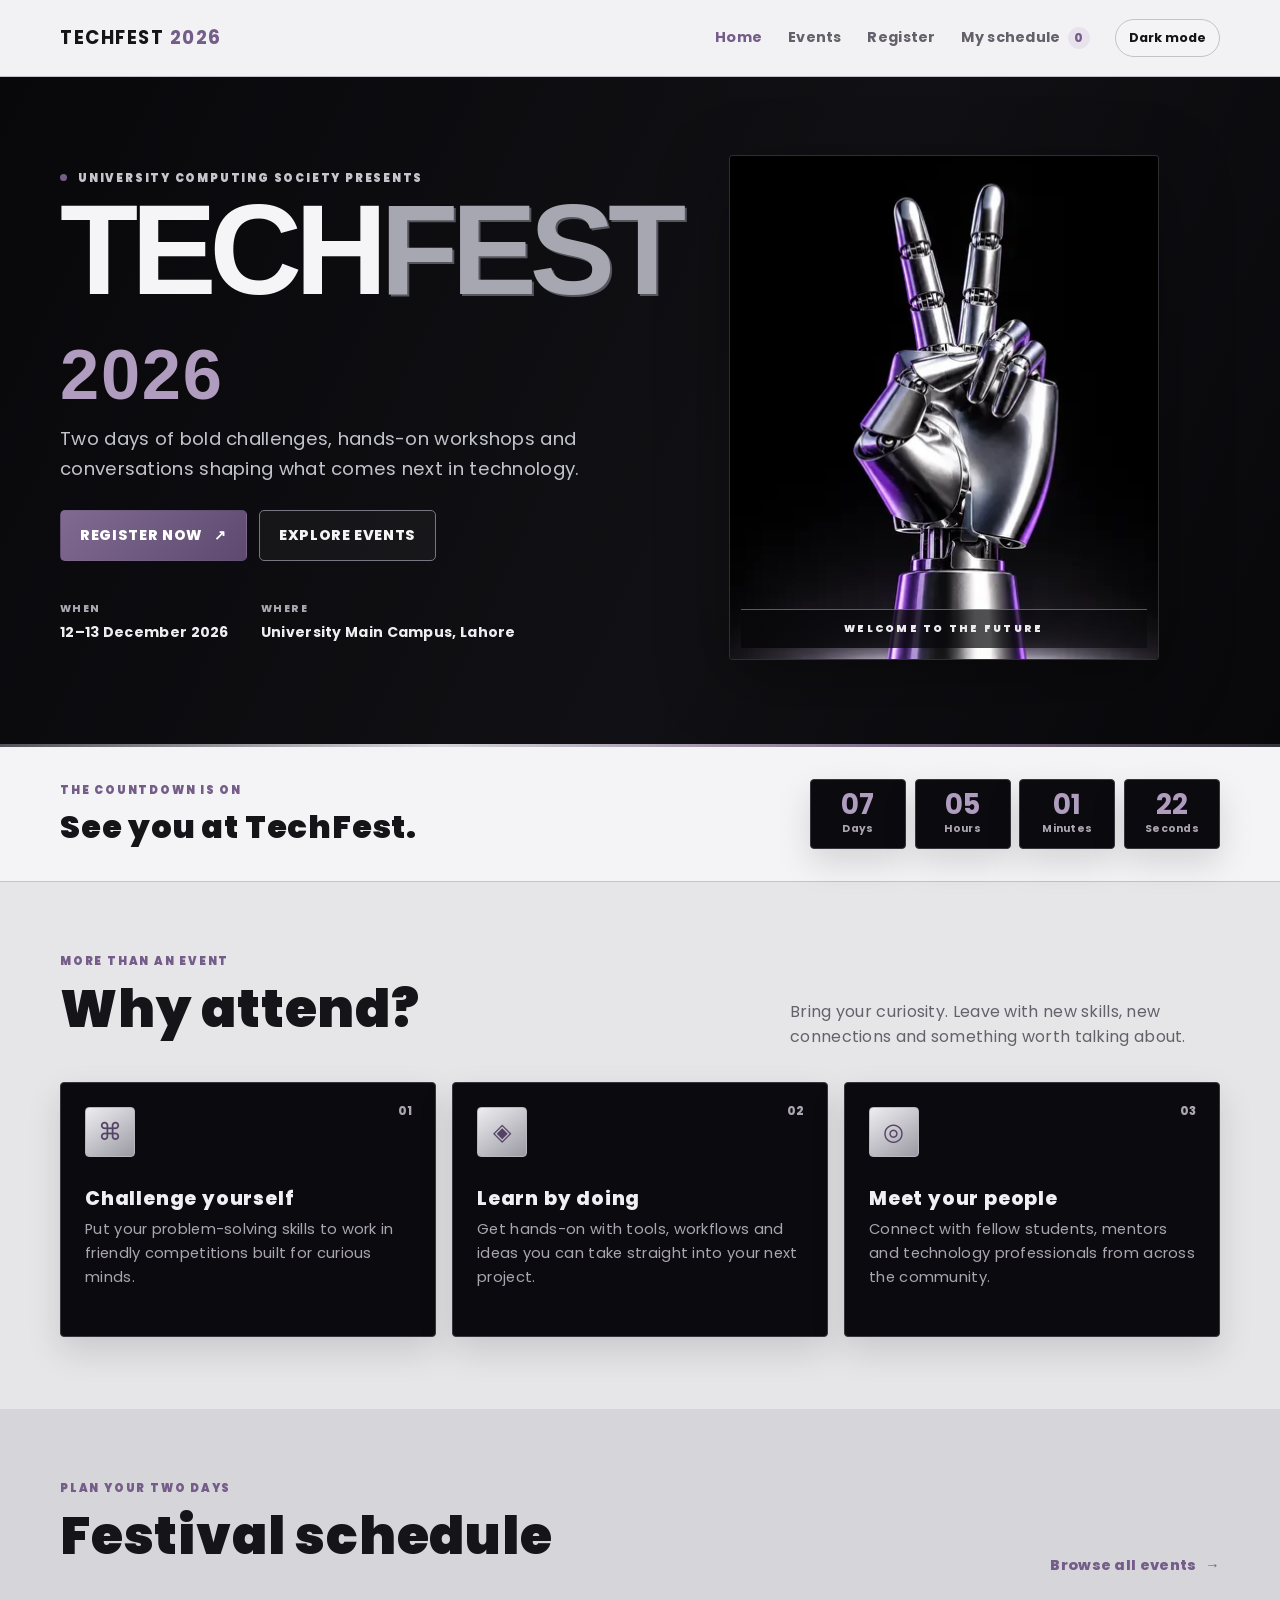
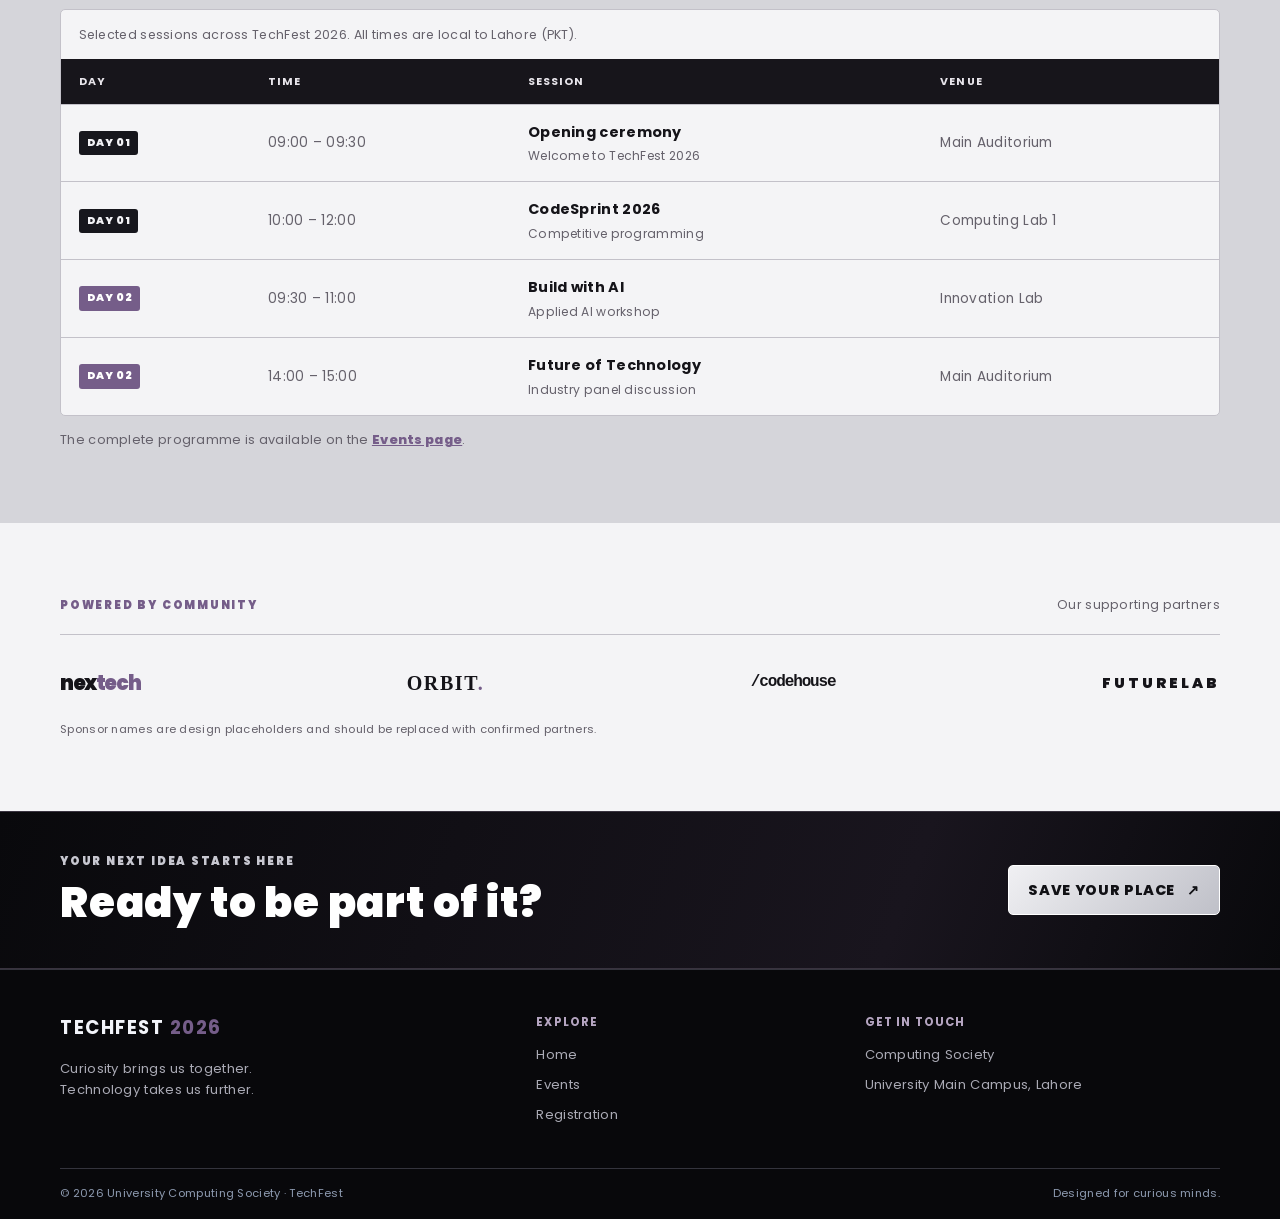
<file: index.html>
<!doctype html>
<html lang="en">
<head>
  <meta charset="utf-8">
  <meta name="viewport" content="width=device-width, initial-scale=1">
  <meta name="description" content="Join TechFest 2026 for two days of competitions, practical workshops, inspiring talks and campus connections.">
  <meta name="theme-color" content="#09090d">
  <title>TechFest 2026 | University Computing Society</title>
  <!-- Fonts: connect early, load without blocking render -->
  <link rel="preconnect" href="https://fonts.googleapis.com">
  <link rel="preconnect" href="https://fonts.gstatic.com" crossorigin>
  <link rel="preload" as="image" href="assets/robot-hand-430.webp" imagesrcset="assets/robot-hand-430.webp 430w, assets/robot-hand-860.webp 860w" imagesizes="(min-width: 1024px) 430px, (min-width: 640px) 400px, 92vw" fetchpriority="high">
  <link rel="stylesheet" href="css/style.css">
  <link rel="stylesheet" href="https://fonts.googleapis.com/css2?family=Poppins:wght@400;600;700&display=swap" media="print" onload="this.media='all'">
  <noscript><link rel="stylesheet" href="https://fonts.googleapis.com/css2?family=Poppins:wght@400;600;700&display=swap"></noscript>
  <script src="js/script.js" defer></script>
</head>
<body>
  <a class="skip-link" href="#main-content">Skip to content</a>
  <header class="site-header">
    <div class="container header-inner">
      <a class="brand" href="index.html" aria-label="TechFest 2026 home">
        <span class="brand-copy">TECHFEST <strong>2026</strong></span>
      </a>
      <button class="menu-toggle" type="button" aria-expanded="false" aria-controls="primary-nav">Menu</button>
      <nav class="primary-nav" id="primary-nav" aria-label="Main navigation">
        <a href="index.html" aria-current="page">Home</a>
        <a href="events.html">Events</a>
        <a href="register.html">Register</a>
        <a class="saved-link" href="events.html#saved-events">My schedule <span class="saved-count" id="saved-count">0</span></a>
        <button class="theme-toggle" type="button" data-theme-toggle aria-label="Toggle colour theme">Dark mode</button>
      </nav>
    </div>
  </header>

  <main id="main-content">
    <section class="hero hero-home">
      <div class="container hero-grid">
        <div class="hero-copy">
          <p class="eyebrow"><span class="eyebrow-dot"></span> UNIVERSITY COMPUTING SOCIETY PRESENTS</p>
          <h1>TECH<span>FEST</span><br><em>2026</em></h1>
          <p class="hero-lead">Two days of bold challenges, hands-on workshops and conversations shaping what comes next in technology.</p>
          <div class="hero-actions">
            <a class="button button-primary" href="register.html">Register now <span aria-hidden="true">↗</span></a>
            <a class="button button-secondary" href="events.html">Explore events</a>
          </div>
          <div class="hero-meta">
            <div><span class="meta-label">WHEN</span><strong>12–13 December 2026</strong></div>
            <div><span class="meta-label">WHERE</span><strong>University Main Campus, Lahore</strong></div>
          </div>
        </div>
        <figure class="hero-art">
          <img src="assets/robot-hand-430.webp" srcset="assets/robot-hand-430.webp 430w, assets/robot-hand-860.webp 860w" sizes="(min-width: 1024px) 430px, (min-width: 640px) 400px, 92vw" width="1024" height="1536" fetchpriority="high" decoding="async" alt="Polished silver robotic hand making a peace sign, with subtle purple highlights">
          <figcaption>WELCOME TO THE FUTURE</figcaption>
        </figure>
      </div>
      <div class="hero-bottom-line" aria-hidden="true"><span></span><span></span><span></span><span></span><span></span></div>
    </section>

    <section class="countdown-section" aria-labelledby="countdown-heading">
      <div class="container countdown-inner">
        <div>
          <p class="eyebrow">THE COUNTDOWN IS ON</p>
          <h2 id="countdown-heading">See you at TechFest.</h2>
        </div>
        <div class="countdown" id="event-countdown" data-event-start="2026-12-12T09:00:00+05:00" aria-live="polite">
          <div><strong id="count-days">--</strong><span>Days</span></div>
          <div><strong id="count-hours">--</strong><span>Hours</span></div>
          <div><strong id="count-minutes">--</strong><span>Minutes</span></div>
          <div><strong id="count-seconds">--</strong><span>Seconds</span></div>
        </div>
      </div>
    </section>

    <section class="section section-padding" aria-labelledby="why-heading">
      <div class="container">
        <div class="section-heading section-heading-split">
          <div><p class="eyebrow">MORE THAN AN EVENT</p><h2 id="why-heading">Why attend?</h2></div>
          <p>Bring your curiosity. Leave with new skills, new connections and something worth talking about.</p>
        </div>
        <div class="benefit-grid">
          <article class="benefit-card"><span class="benefit-number">01</span><div class="benefit-icon" aria-hidden="true">⌘</div><h3>Challenge yourself</h3><p>Put your problem-solving skills to work in friendly competitions built for curious minds.</p></article>
          <article class="benefit-card"><span class="benefit-number">02</span><div class="benefit-icon" aria-hidden="true">◈</div><h3>Learn by doing</h3><p>Get hands-on with tools, workflows and ideas you can take straight into your next project.</p></article>
          <article class="benefit-card"><span class="benefit-number">03</span><div class="benefit-icon" aria-hidden="true">◎</div><h3>Meet your people</h3><p>Connect with fellow students, mentors and technology professionals from across the community.</p></article>
        </div>
      </div>
    </section>

    <section class="section schedule-section section-padding" aria-labelledby="schedule-heading">
      <div class="container">
        <div class="section-heading section-heading-split">
          <div><p class="eyebrow">PLAN YOUR TWO DAYS</p><h2 id="schedule-heading">Festival schedule</h2></div>
          <a class="text-link" href="events.html">Browse all events <span aria-hidden="true">→</span></a>
        </div>
        <div class="table-scroll" tabindex="0" role="region" aria-label="Scrollable festival schedule table">
          <table class="schedule-table">
            <caption>Selected sessions across TechFest 2026. All times are local to Lahore (PKT).</caption>
            <thead><tr><th scope="col">Day</th><th scope="col">Time</th><th scope="col">Session</th><th scope="col">Venue</th></tr></thead>
            <tbody>
              <tr><td><span class="day-pill">DAY 01</span></td><td>09:00 – 09:30</td><td><strong>Opening ceremony</strong><small>Welcome to TechFest 2026</small></td><td>Main Auditorium</td></tr>
              <tr><td><span class="day-pill">DAY 01</span></td><td>10:00 – 12:00</td><td><strong>CodeSprint 2026</strong><small>Competitive programming</small></td><td>Computing Lab 1</td></tr>
              <tr><td><span class="day-pill day-pill-alt">DAY 02</span></td><td>09:30 – 11:00</td><td><strong>Build with AI</strong><small>Applied AI workshop</small></td><td>Innovation Lab</td></tr>
              <tr><td><span class="day-pill day-pill-alt">DAY 02</span></td><td>14:00 – 15:00</td><td><strong>Future of Technology</strong><small>Industry panel discussion</small></td><td>Main Auditorium</td></tr>
            </tbody>
          </table>
        </div>
        <p class="table-note">The complete programme is available on the <a href="events.html">Events page</a>.</p>
      </div>
    </section>

    <div class="sponsors-section section-padding">
      <div class="container">
        <div class="sponsors-heading"><p class="eyebrow">POWERED BY COMMUNITY</p><span>Our supporting partners</span></div>
        <div class="sponsor-strip" role="group" aria-label="Sample sponsor names">
          <span class="sponsor-wordmark">nex<span>tech</span></span>
          <span class="sponsor-wordmark sponsor-serif">ORBIT<span>.</span></span>
          <span class="sponsor-wordmark sponsor-mono">/codehouse</span>
          <span class="sponsor-wordmark sponsor-spaced">FUTURELAB</span>
        </div>
        <p class="sample-note">Sponsor names are design placeholders and should be replaced with confirmed partners.</p>
      </div>
    </div>

    <section class="cta-band">
      <div class="container cta-inner"><div><p class="eyebrow">YOUR NEXT IDEA STARTS HERE</p><h2>Ready to be part of it?</h2></div><a class="button button-light" href="register.html">Save your place <span aria-hidden="true">↗</span></a></div>
    </section>
  </main>

  <footer class="site-footer">
    <div class="container footer-main">
      <div>
        <a class="brand brand-footer" href="index.html"><span class="brand-copy">TECHFEST <strong>2026</strong></span> </a>
        <p>Curiosity brings us together.<br>Technology takes us further.</p>
      </div>
      <div class="footer-links"><strong>Explore</strong><a href="index.html">Home</a><a href="events.html">Events</a><a href="register.html">Registration</a></div>
      <div class="footer-links"><strong>Get in touch</strong><a href="mailto:computingsociety@example.edu.pk">Computing Society</a><span>University Main Campus, Lahore</span></div>
    </div>
    <div class="container footer-bottom"><span>© 2026 University Computing Society · TechFest</span><span>Designed for curious minds.</span></div>
  </footer>
</body>
</html>
</file>
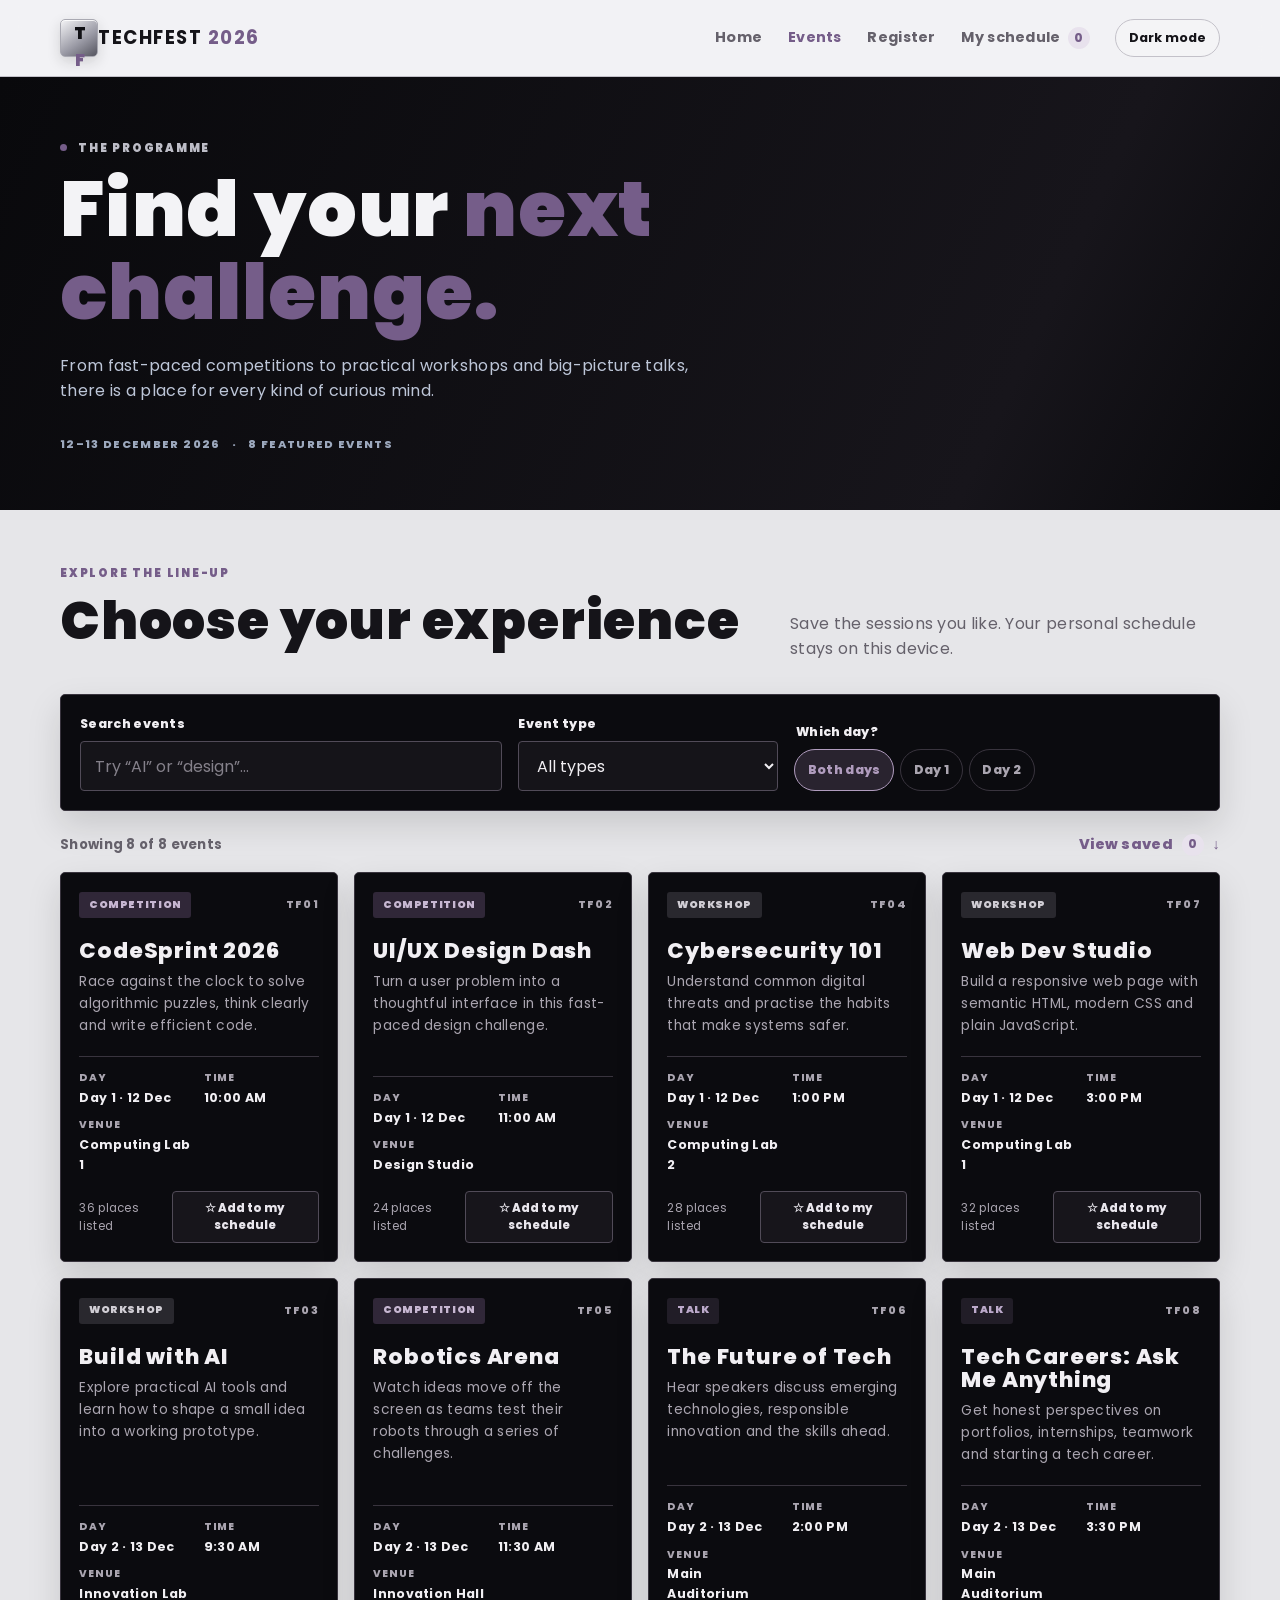
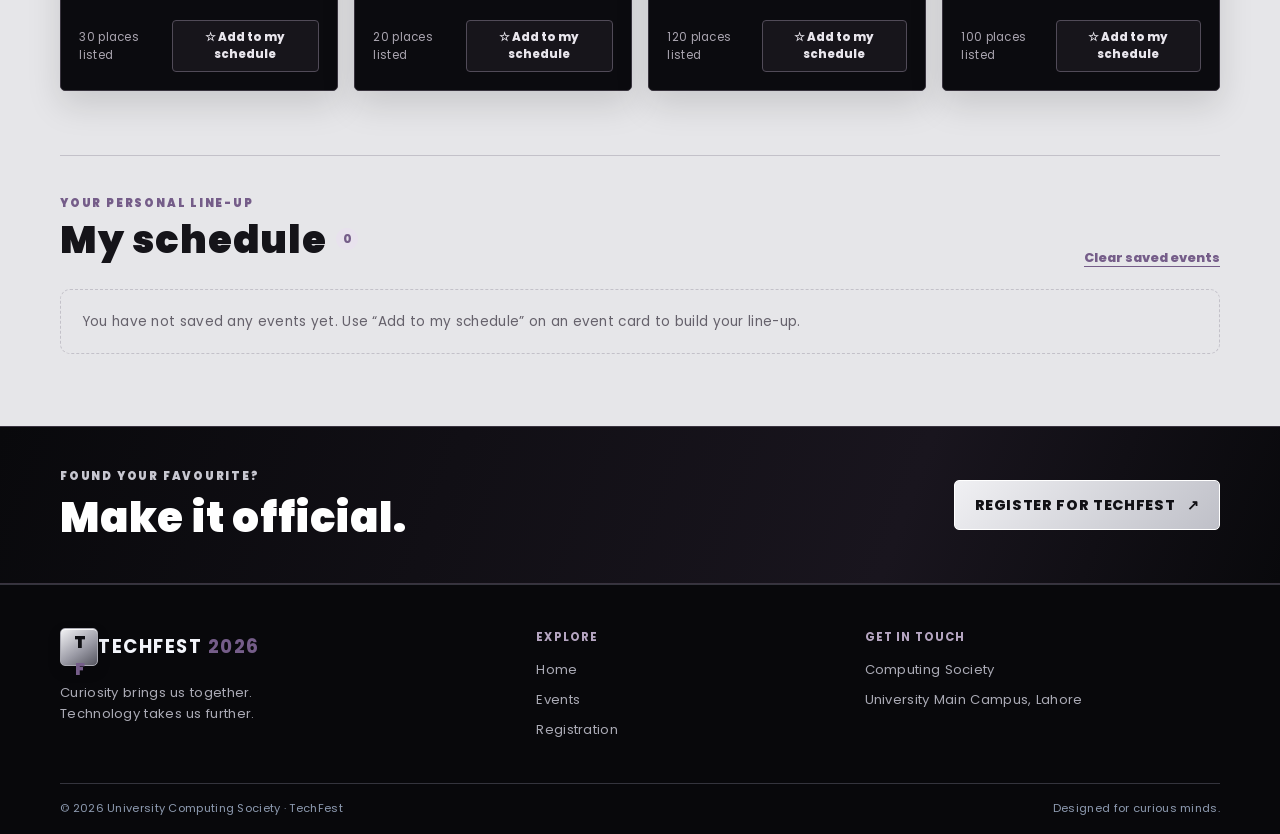
<file: events.html>
<!doctype html>
<html lang="en">
<head>
  <meta charset="utf-8">
  <meta name="viewport" content="width=device-width, initial-scale=1">
  <meta name="description" content="Explore TechFest 2026 competitions, workshops and talks. Search the programme and save sessions to your personal schedule.">
  <meta name="theme-color" content="#09090d">
  <title>Events | TechFest 2026</title>
  <link rel="stylesheet" href="css/style.css">
  <script src="js/script.js" defer></script>
  <!-- Poppins Font -->
<link rel="preconnect" href="https://fonts.googleapis.com">
<link rel="preconnect" href="https://fonts.gstatic.com" crossorigin>
<link href="https://fonts.googleapis.com/css2?family=Poppins:wght@400;500;600;700;800&display=swap" rel="stylesheet">
</head>
<body>
  <a class="skip-link" href="#main-content">Skip to content</a>
  <header class="site-header">
    <div class="container header-inner">
      <a class="brand" href="index.html" aria-label="TechFest 2026 home"><span class="brand-mark" aria-hidden="true">T<span>F</span></span><span class="brand-copy">TECHFEST <strong>2026</strong></span></a>
      <button class="menu-toggle" type="button" aria-expanded="false" aria-controls="primary-nav">Menu</button>
      <nav class="primary-nav" id="primary-nav" aria-label="Main navigation">
        <a href="index.html">Home</a><a href="events.html" aria-current="page">Events</a><a href="register.html">Register</a>
        <a class="saved-link" href="#saved-events">My schedule <span class="saved-count" id="saved-count">0</span></a>
        <button class="theme-toggle" type="button" data-theme-toggle aria-label="Toggle colour theme">Dark mode</button>
      </nav>
    </div>
  </header>

  <main id="main-content">
    <section class="page-hero">
      <div class="container page-hero-inner"><p class="eyebrow"><span class="eyebrow-dot"></span> THE PROGRAMME</p><h1>Find your <span>next challenge.</span></h1><p>From fast-paced competitions to practical workshops and big-picture talks, there is a place for every kind of curious mind.</p><div class="page-hero-meta"><span>12–13 DECEMBER 2026</span><span>·</span><span>8 FEATURED EVENTS</span></div></div>
    </section>

    <section class="section section-padding events-section" aria-labelledby="events-heading">
      <div class="container">
        <div class="section-heading section-heading-split"><div><p class="eyebrow">EXPLORE THE LINE-UP</p><h2 id="events-heading">Choose your experience</h2></div><p>Save the sessions you like. Your personal schedule stays on this device.</p></div>
        <div class="filter-panel" aria-label="Event filters">
          <div class="search-field"><label for="event-search">Search events</label><input id="event-search" type="search" placeholder="Try “AI” or “design”…" autocomplete="off"></div>
          <div class="select-field"><label for="type-filter">Event type</label><select id="type-filter"><option value="all">All types</option><option value="competition">Competitions</option><option value="workshop">Workshops</option><option value="talk">Talks</option></select></div>
          <fieldset class="day-filter"><legend>Which day?</legend><div class="radio-pills"><label><input type="radio" name="day-filter" value="all" checked><span>Both days</span></label><label><input type="radio" name="day-filter" value="1"><span>Day 1</span></label><label><input type="radio" name="day-filter" value="2"><span>Day 2</span></label></div></fieldset>
        </div>
        <div class="results-bar"><p id="event-result-count" aria-live="polite">Showing all events</p><a class="text-link" href="#saved-events">View saved <span class="saved-count-inline" id="saved-count-inline">0</span> <span aria-hidden="true">↓</span></a></div>
        <div class="event-grid" id="event-grid" aria-live="off"></div>
        <p class="empty-state" id="empty-state" hidden>No events found. Try changing your search or filters.</p>
        <section class="saved-section" id="saved-events" aria-labelledby="saved-heading">
          <div class="saved-heading-row"><div><p class="eyebrow">YOUR PERSONAL LINE-UP</p><h2 id="saved-heading">My schedule <span class="saved-count-heading" id="saved-count-heading">0</span></h2></div><button class="text-button" id="clear-saved" type="button">Clear saved events</button></div>
          <div class="saved-list" id="saved-list" aria-live="polite"><p class="saved-empty">You have not saved any events yet. Use “Add to my schedule” on an event card to build your line-up.</p></div>
        </section>
      </div>
    </section>
    <section class="cta-band"><div class="container cta-inner"><div><p class="eyebrow">FOUND YOUR FAVOURITE?</p><h2>Make it official.</h2></div><a class="button button-light" href="register.html">Register for TechFest <span aria-hidden="true">↗</span></a></div></section>
  </main>

  <footer class="site-footer"><div class="container footer-main"><div><a class="brand brand-footer" href="index.html"><span class="brand-mark" aria-hidden="true">T<span>F</span></span><span class="brand-copy">TECHFEST <strong>2026</strong></span></a><p>Curiosity brings us together.<br>Technology takes us further.</p></div><div class="footer-links"><strong>Explore</strong><a href="index.html">Home</a><a href="events.html">Events</a><a href="register.html">Registration</a></div><div class="footer-links"><strong>Get in touch</strong><a href="mailto:computingsociety@example.edu.pk">Computing Society</a><span>University Main Campus, Lahore</span></div></div><div class="container footer-bottom"><span>© 2026 University Computing Society · TechFest</span><span>Designed for curious minds.</span></div></footer>
</body>
</html>
</file>
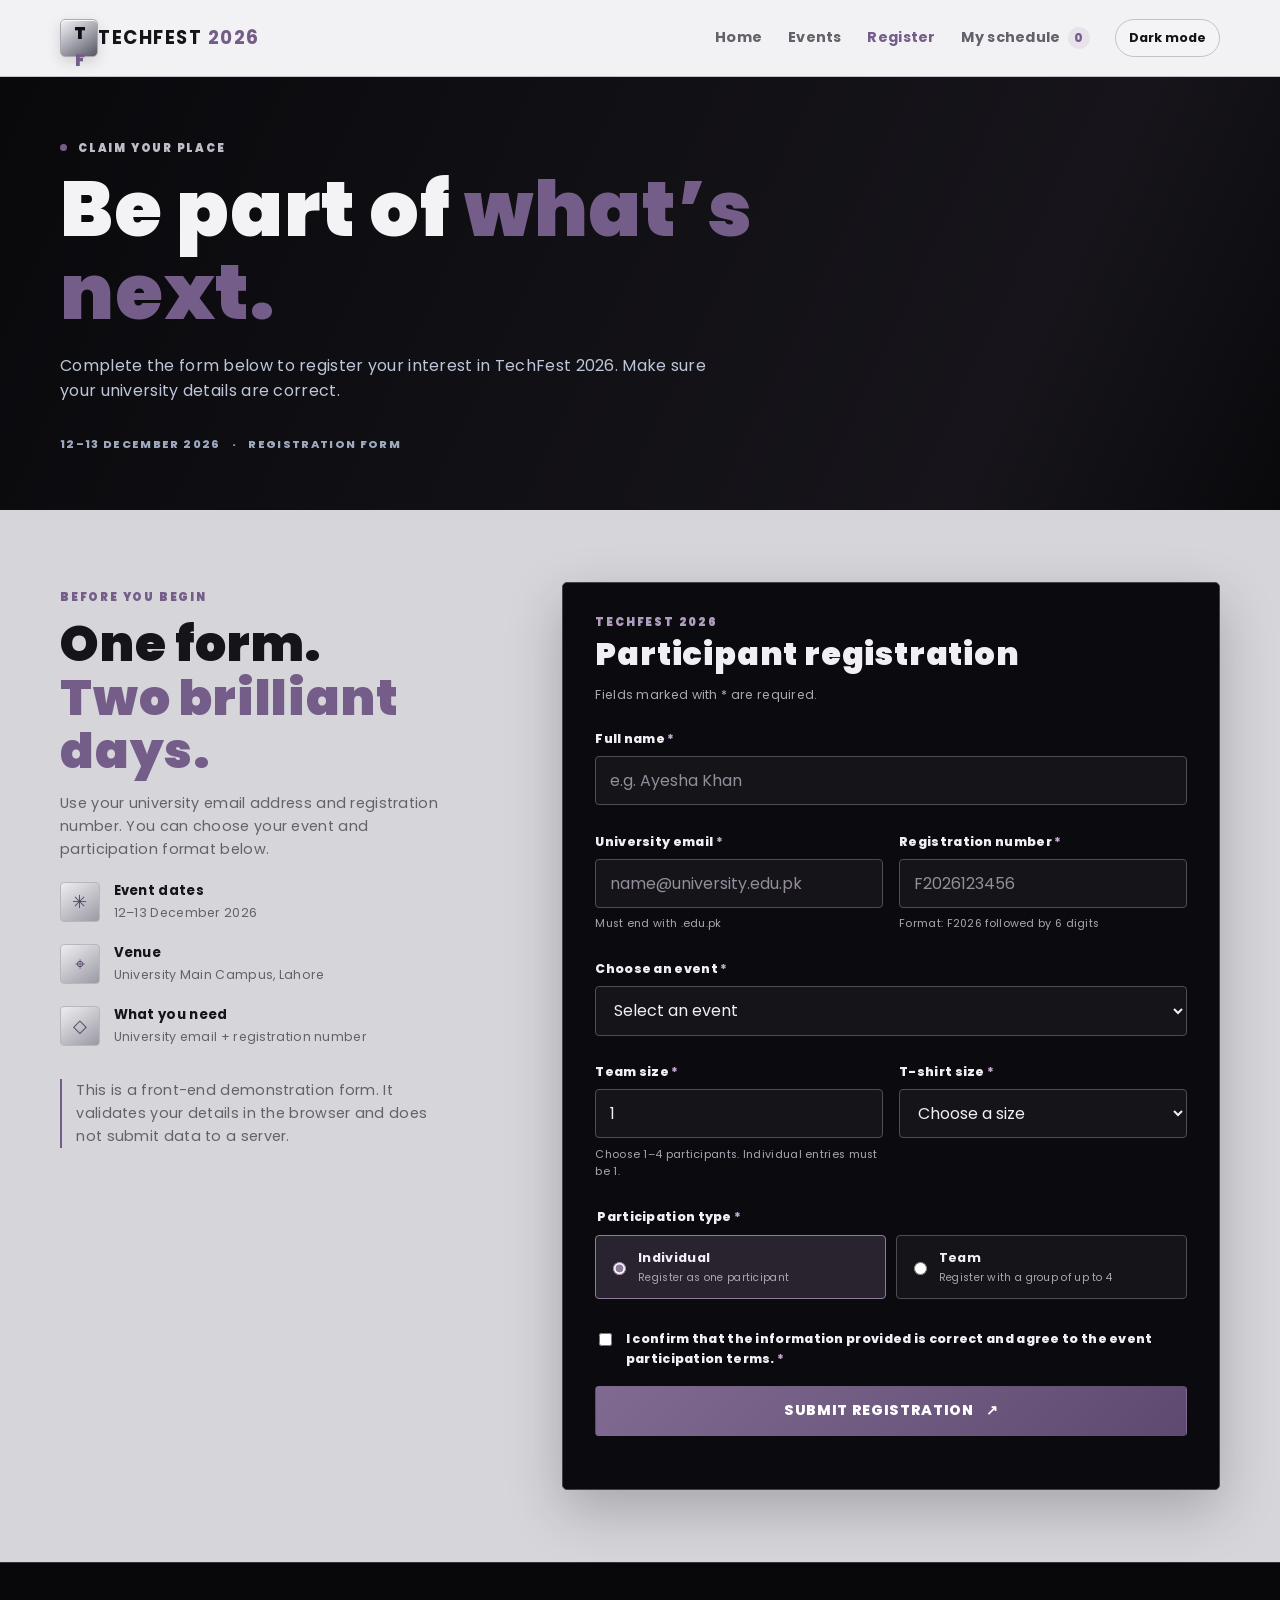
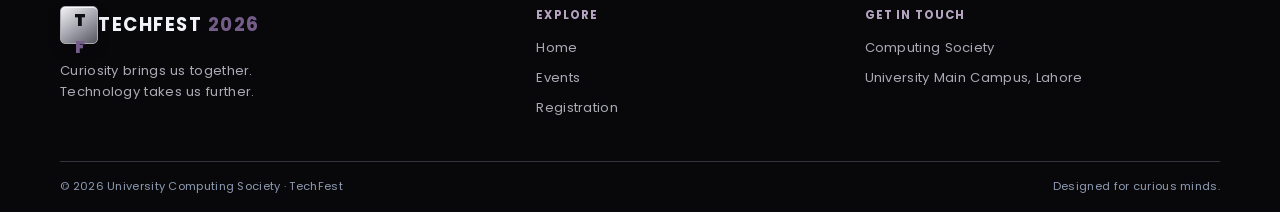
<file: register.html>
<!doctype html>
<html lang="en">
<head>
  <meta charset="utf-8">
  <meta name="viewport" content="width=device-width, initial-scale=1">
  <meta name="description" content="Register for TechFest 2026. Enter your university details, choose an event and select your participation preferences.">
  <meta name="theme-color" content="#09090d">
  <title>Register | TechFest 2026</title>
  <link rel="stylesheet" href="css/style.css">
  <script src="js/script.js" defer></script>
  <!-- Poppins Font -->
<link rel="preconnect" href="https://fonts.googleapis.com">
<link rel="preconnect" href="https://fonts.gstatic.com" crossorigin>
<link href="https://fonts.googleapis.com/css2?family=Poppins:wght@400;500;600;700;800&display=swap" rel="stylesheet">
</head>
<body>
  <a class="skip-link" href="#main-content">Skip to content</a>
  <header class="site-header">
    <div class="container header-inner">
      <a class="brand" href="index.html" aria-label="TechFest 2026 home"><span class="brand-mark" aria-hidden="true">T<span>F</span></span><span class="brand-copy">TECHFEST <strong>2026</strong></span></a>
      <button class="menu-toggle" type="button" aria-expanded="false" aria-controls="primary-nav">Menu</button>
      <nav class="primary-nav" id="primary-nav" aria-label="Main navigation">
        <a href="index.html">Home</a><a href="events.html">Events</a><a href="register.html" aria-current="page">Register</a>
        <a class="saved-link" href="events.html#saved-events">My schedule <span class="saved-count" id="saved-count">0</span></a>
        <button class="theme-toggle" type="button" data-theme-toggle aria-label="Toggle colour theme">Dark mode</button>
      </nav>
    </div>
  </header>

  <main id="main-content">
    <section class="page-hero page-hero-register"><div class="container page-hero-inner"><p class="eyebrow"><span class="eyebrow-dot"></span> CLAIM YOUR PLACE</p><h1>Be part of <span>what’s next.</span></h1><p>Complete the form below to register your interest in TechFest 2026. Make sure your university details are correct.</p><div class="page-hero-meta"><span>12–13 DECEMBER 2026</span><span>·</span><span>REGISTRATION FORM</span></div></div></section>

    <section class="section section-padding registration-section" aria-labelledby="form-heading">
      <div class="container registration-layout">
        <aside class="registration-aside"><p class="eyebrow">BEFORE YOU BEGIN</p><h2>One form.<br><span>Two brilliant days.</span></h2><p>Use your university email address and registration number. You can choose your event and participation format below.</p><div class="aside-detail"><span class="aside-icon" aria-hidden="true">✳</span><div><strong>Event dates</strong><span>12–13 December 2026</span></div></div><div class="aside-detail"><span class="aside-icon" aria-hidden="true">⌖</span><div><strong>Venue</strong><span>University Main Campus, Lahore</span></div></div><div class="aside-detail"><span class="aside-icon" aria-hidden="true">◇</span><div><strong>What you need</strong><span>University email + registration number</span></div></div><p class="form-note">This is a front-end demonstration form. It validates your details in the browser and does not submit data to a server.</p></aside>
        <div class="form-card">
          <div class="form-card-heading"><p class="eyebrow">TECHFEST 2026</p><h2 id="form-heading">Participant registration</h2><p>Fields marked with <span class="required-mark">*</span> are required.</p></div>
          <form id="registration-form" novalidate>
            <div class="form-grid">
              <div class="form-field form-field-full"><label for="full-name">Full name <span class="required-mark">*</span></label><input id="full-name" name="fullName" type="text" autocomplete="name" placeholder="e.g. Ayesha Khan" required><small class="field-error" id="full-name-error"></small></div>
              <div class="form-field"><label for="university-email">University email <span class="required-mark">*</span></label><input id="university-email" name="email" type="email" autocomplete="email" placeholder="name@university.edu.pk" pattern=".+@.+\.edu\.pk" title="Use a university email ending in .edu.pk" required><small class="field-hint">Must end with .edu.pk</small><small class="field-error" id="university-email-error"></small></div>
              <div class="form-field"><label for="registration-number">Registration number <span class="required-mark">*</span></label><input id="registration-number" name="registrationNumber" type="text" placeholder="F2026123456" pattern="F2026[0-9]{6}" title="Format: F2026 followed by 6 digits" autocapitalize="characters" required><small class="field-hint">Format: F2026 followed by 6 digits</small><small class="field-error" id="registration-number-error"></small></div>
              <div class="form-field form-field-full"><label for="event-choice">Choose an event <span class="required-mark">*</span></label><select id="event-choice" name="event" required><option value="">Select an event</option></select><small class="field-error" id="event-choice-error"></small></div>
              <div class="form-field"><label for="team-size">Team size <span class="required-mark">*</span></label><input id="team-size" name="teamSize" type="number" min="1" max="4" step="1" value="1" required><small class="field-hint">Choose 1–4 participants. Individual entries must be 1.</small><small class="field-error" id="team-size-error"></small></div>
              <div class="form-field"><label for="tshirt-size">T-shirt size <span class="required-mark">*</span></label><select id="tshirt-size" name="tshirtSize" required><option value="">Choose a size</option><option value="S">Small (S)</option><option value="M">Medium (M)</option><option value="L">Large (L)</option><option value="XL">Extra Large (XL)</option><option value="XXL">XXL</option></select><small class="field-error" id="tshirt-size-error"></small></div>
              <fieldset class="form-field form-field-full participation-field"><legend>Participation type <span class="required-mark">*</span></legend><div class="choice-row"><label class="choice-card"><input type="radio" name="participation" value="individual" checked><span><strong>Individual</strong><small>Register as one participant</small></span></label><label class="choice-card"><input type="radio" name="participation" value="team"><span><strong>Team</strong><small>Register with a group of up to 4</small></span></label></div><small class="field-error" id="participation-error"></small></fieldset>
              <div class="form-field form-field-full terms-field"><label class="checkbox-label"><input id="terms" name="terms" type="checkbox" required><span>I confirm that the information provided is correct and agree to the event participation terms. <span class="required-mark">*</span></span></label><small class="field-error" id="terms-error"></small></div>
            </div>
            <button class="button button-primary submit-button" type="submit">Submit registration <span aria-hidden="true">↗</span></button>
            <p class="form-status" id="form-status" role="status" aria-live="polite"></p>
          </form>
          <section class="registration-summary" id="registration-summary" aria-labelledby="summary-heading" hidden>
            <div class="summary-icon" aria-hidden="true">✓</div><div><p class="eyebrow">FORM VALIDATED</p><h3 id="summary-heading">Your registration details are ready.</h3><p>This demo has checked your information locally. No registration has been sent to the university.</p></div>
            <dl class="summary-details" id="summary-details"></dl>
          </section>
        </div>
      </div>
    </section>
  </main>

  <footer class="site-footer"><div class="container footer-main"><div><a class="brand brand-footer" href="index.html"><span class="brand-mark" aria-hidden="true">T<span>F</span></span><span class="brand-copy">TECHFEST <strong>2026</strong></span></a><p>Curiosity brings us together.<br>Technology takes us further.</p></div><div class="footer-links"><strong>Explore</strong><a href="index.html">Home</a><a href="events.html">Events</a><a href="register.html">Registration</a></div><div class="footer-links"><strong>Get in touch</strong><a href="mailto:computingsociety@example.edu.pk">Computing Society</a><span>University Main Campus, Lahore</span></div></div><div class="container footer-bottom"><span>© 2026 University Computing Society · TechFest</span><span>Designed for curious minds.</span></div></footer>
</body>
</html>
</file>
<file: css/style.css>
*,
*::before,
*::after { box-sizing: border-box; }

/* TechFest 2026 — shared styles. Mobile-first, no frameworks. */

:root {
  color-scheme: light;
  --page: #f7f8fb;
  --surface: #ffffff;
  --surface-soft: #eef1f6;
  --ink: #172033;
  --muted: #647084;
  --line: #dfe4ed;
  --brand: #6558e8;
  --brand-deep: #4a3ed0;
  --brand-soft: #eeecff;
  --mint: #b8f3dc;
  --orange: #ff9c6e;
  --shadow: 0 18px 48px rgba(30, 39, 67, .09);
  --radius-sm: 10px;
  --radius-md: 18px;
  --radius-lg: 28px;
  --space-1: .5rem;
  --space-2: .75rem;
  --space-3: 1rem;
  --space-4: 1.5rem;
  --space-5: 2rem;
  --space-6: 3rem;
  --space-7: 4.5rem;
  --container: 1160px;
}

@media (prefers-color-scheme: dark) {
  :root:not([data-theme="light"]) {
    color-scheme: dark;
    --page: #101522;
    --surface: #171f30;
    --surface-soft: #202a3d;
    --ink: #f3f5fb;
    --muted: #a8b2c5;
    --line: #303b50;
    --brand: #9b91ff;
    --brand-deep: #8175f5;
    --brand-soft: #29264e;
    --mint: #7ce1bd;
    --orange: #ffad86;
    --shadow: 0 18px 48px rgba(0, 0, 0, .23);
  }
}

:root[data-theme="dark"] {
  color-scheme: dark;
  --page: #101522;
  --surface: #171f30;
  --surface-soft: #202a3d;
  --ink: #f3f5fb;
  --muted: #a8b2c5;
  --line: #303b50;
  --brand: #9b91ff;
  --brand-deep: #8175f5;
  --brand-soft: #29264e;
  --mint: #7ce1bd;
  --orange: #ffad86;
  --shadow: 0 18px 48px rgba(0, 0, 0, .23);
}

:root[data-theme="light"] {
  color-scheme: light;
  --page: #f7f8fb;
  --surface: #ffffff;
  --surface-soft: #eef1f6;
  --ink: #172033;
  --muted: #647084;
  --line: #dfe4ed;
  --brand: #6558e8;
  --brand-deep: #4a3ed0;
  --brand-soft: #eeecff;
  --mint: #b8f3dc;
  --orange: #ff9c6e;
  --shadow: 0 18px 48px rgba(30, 39, 67, .09);
}

html { scroll-behavior: smooth; scroll-padding-top: 90px; }
body {
  margin: 0;
  background: var(--page);
  color: var(--ink);
  font-family: Inter, ui-sans-serif, system-ui, -apple-system, BlinkMacSystemFont, "Segoe UI", sans-serif;
  font-size: 16px;
  line-height: 1.6;
  text-rendering: optimizeLegibility;
}
body, button, input, select { font-family: inherit; }
a { color: inherit; }
button, input, select { font-size: inherit; }
button { cursor: pointer; }
:focus-visible { outline: 3px solid var(--orange); outline-offset: 3px; }
::selection { background: var(--brand); color: #fff; }
.container { width: min(calc(100% - 2rem), var(--container)); margin-inline: auto; }
.skip-link { position: absolute; top: -100px; left: 1rem; z-index: 100; padding: .7rem 1rem; background: var(--surface); color: var(--ink); border-radius: 8px; }
.skip-link:focus { top: 1rem; }

/* Header and navigation */
.site-header { position: sticky; top: 0; z-index: 50; background: color-mix(in srgb, var(--surface) 92%, transparent); border-bottom: 1px solid var(--line); backdrop-filter: blur(14px); }
.header-inner { min-height: 76px; display: flex; align-items: center; justify-content: space-between; gap: 1rem; }
.brand { display: inline-flex; align-items: center; gap: .7rem; text-decoration: none; white-space: nowrap; }
.brand-mark { width: 38px; height: 38px; display: grid; place-items: center; position: relative; border-radius: 12px; background: var(--brand); color: #fff; font-size: 1.05rem; font-weight: 900; letter-spacing: -.12em; }
.brand-mark span { color: var(--mint); }
.brand-copy { font-size: .83rem; font-weight: 800; letter-spacing: .12em; }
.brand-copy strong { color: var(--brand); }
.primary-nav { display: none; align-items: center; gap: clamp(.75rem, 2vw, 1.6rem); }
.primary-nav a { color: var(--muted); font-size: .9rem; font-weight: 650; text-decoration: none; transition: color .2s ease; }
.primary-nav a:hover, .primary-nav a[aria-current="page"] { color: var(--brand); }
.primary-nav .saved-link { display: inline-flex; align-items: center; gap: .45rem; }
.saved-count, .saved-count-inline, .saved-count-heading { display: inline-grid; min-width: 22px; height: 22px; place-items: center; padding: 0 .35rem; border-radius: 99px; background: var(--brand-soft); color: var(--brand); font-size: .74rem; font-weight: 800; }
.theme-toggle, .menu-toggle { border: 1px solid var(--line); border-radius: 99px; padding: .55rem .8rem; background: var(--surface); color: var(--ink); font-size: .8rem; font-weight: 700; }
.menu-toggle { display: inline-flex; }
body.nav-open .primary-nav { display: flex; position: absolute; top: calc(100% + 1px); left: 0; right: 0; padding: 1rem; flex-direction: column; align-items: stretch; gap: .9rem; background: var(--surface); border-bottom: 1px solid var(--line); box-shadow: var(--shadow); }
body.nav-open .primary-nav a, body.nav-open .primary-nav .theme-toggle { padding: .5rem .7rem; }
body.nav-open .primary-nav .theme-toggle { align-self: flex-start; }

/* Type, buttons, common sections */
.eyebrow { margin: 0 0 .8rem; color: var(--brand); font-size: .7rem; line-height: 1.3; font-weight: 850; letter-spacing: .16em; }
.eyebrow-dot { display: inline-block; width: 7px; height: 7px; margin-right: .45rem; border-radius: 50%; background: var(--orange); vertical-align: 1px; }
h1, h2, h3, p { overflow-wrap: break-word; }
h1, h2, h3 { margin-top: 0; line-height: 1.08; letter-spacing: -.045em; }
h1 { margin-bottom: 1.15rem; font-size: clamp(2.6rem, 8vw, 5.7rem); font-weight: 850; }
h2 { margin-bottom: .8rem; font-size: clamp(2rem, 5vw, 3.25rem); font-weight: 820; }
h3 { margin-bottom: .55rem; font-size: 1.2rem; font-weight: 780; }
.section { background: var(--page); }
.section-padding { padding-block: var(--space-7); }
.section-heading { margin-bottom: 2rem; }
.section-heading-split { display: flex; flex-direction: column; gap: 1rem; }
.section-heading-split > p { max-width: 430px; margin: .3rem 0 0; color: var(--muted); }
.button { display: inline-flex; justify-content: center; align-items: center; gap: .75rem; min-height: 50px; padding: .8rem 1.2rem; border: 1px solid transparent; border-radius: 999px; font-size: .9rem; font-weight: 800; text-decoration: none; transition: transform .2s ease, background .2s ease, border-color .2s ease; }
.button:hover { transform: translateY(-2px); }
.button-primary { background: var(--brand); color: #fff; box-shadow: 0 8px 20px color-mix(in srgb, var(--brand) 22%, transparent); }
.button-primary:hover { background: var(--brand-deep); }
.button-secondary { border-color: var(--line); background: var(--surface); color: var(--ink); }
.button-light { background: var(--mint); color: #142237; }
.text-link { display: inline-flex; align-items: center; gap: .55rem; color: var(--brand); font-size: .9rem; font-weight: 800; text-decoration: none; }
.text-link:hover { text-decoration: underline; text-underline-offset: 4px; }

/* Home hero */
.hero { position: relative; overflow: hidden; background: #111827; color: #f7f8ff; }
.hero-home { min-height: 590px; display: flex; align-items: center; padding-block: 4.5rem 5rem; }
.hero-grid { display: grid; gap: 3rem; align-items: center; }
.hero-copy { position: relative; z-index: 2; }
.hero .eyebrow { color: #b8f3dc; }
.hero h1 { max-width: 720px; }
.hero h1 span { color: #a59cff; }
.hero-lead { max-width: 550px; margin: 0 0 1.7rem; color: #bdc6d8; font-size: clamp(1rem, 2vw, 1.15rem); }
.hero-actions { display: flex; flex-wrap: wrap; gap: .75rem; }
.hero .button-secondary { border-color: #3c4860; background: transparent; color: #f7f8ff; }
.hero-meta { display: flex; flex-wrap: wrap; gap: 1.5rem 2.4rem; margin-top: 2.5rem; }
.hero-meta div { display: grid; gap: .2rem; }
.meta-label { color: #8995ad; font-size: .65rem; font-weight: 800; letter-spacing: .14em; }
.hero-meta strong { font-size: .88rem; font-weight: 700; }
.hero-art { display: none; position: relative; width: min(100%, 420px); aspect-ratio: 1; justify-self: center; border-radius: 50%; background: radial-gradient(circle at center, #353064 0%, #242344 35%, rgba(17,24,39,0) 70%); }
.art-orbit { position: absolute; inset: 13%; border: 1px solid rgba(174, 164, 255, .45); border-radius: 50%; transform: rotate(-32deg) scaleY(.64); }
.orbit-two { inset: 5%; border-color: rgba(184, 243, 220, .35); transform: rotate(48deg) scaleY(.72); }
.art-core { position: absolute; inset: 31%; display: grid; place-content: center; text-align: center; border: 1px solid rgba(184, 243, 220, .45); border-radius: 35%; background: linear-gradient(145deg, #8175f5, #3b347e); box-shadow: 0 0 75px rgba(129, 117, 245, .45); transform: rotate(-12deg); }
.art-core span { color: #fff; font-size: 4rem; font-weight: 900; letter-spacing: -.13em; }
.art-core small { color: #c4f8e3; font-weight: 850; letter-spacing: .3em; }
.art-label { position: absolute; color: #bdc6d8; font-size: .65rem; font-weight: 800; letter-spacing: .2em; }
.label-top { top: 11%; left: 8%; }.label-bottom { right: 2%; bottom: 13%; }
.art-spark { position: absolute; color: var(--mint); font-size: 2.2rem; }.spark-one { top: 25%; right: 14%; }.spark-two { left: 12%; bottom: 28%; color: #ff9c6e; }
.hero-bottom-line { position: absolute; right: 0; bottom: 0; left: 0; display: flex; height: 4px; }.hero-bottom-line span { flex: 1; background: #8278f2; }.hero-bottom-line span:nth-child(2) { background: #b8f3dc; }.hero-bottom-line span:nth-child(3) { background: #ff9c6e; }.hero-bottom-line span:nth-child(4) { background: #5a51c7; }.hero-bottom-line span:nth-child(5) { background: #b8f3dc; }

/* Countdown and home content */
.countdown-section { padding-block: 2rem; background: var(--surface); border-bottom: 1px solid var(--line); }
.countdown-inner { display: flex; flex-direction: column; gap: 1.25rem; align-items: flex-start; }
.countdown-inner h2 { margin: 0; font-size: clamp(1.45rem, 3vw, 2rem); }
.countdown { display: grid; grid-template-columns: repeat(4, minmax(58px, 1fr)); gap: .55rem; width: 100%; max-width: 410px; }
.countdown div { display: grid; gap: .1rem; padding: .6rem .4rem; border: 1px solid var(--line); border-radius: 12px; text-align: center; }
.countdown strong { color: var(--brand); font-size: 1.7rem; line-height: 1.1; font-variant-numeric: tabular-nums; }
.countdown span { color: var(--muted); font-size: .66rem; font-weight: 700; }
.benefit-grid { display: grid; gap: 1rem; }
.benefit-card { position: relative; min-height: 255px; padding: 1.5rem; overflow: hidden; border: 1px solid var(--line); border-radius: var(--radius-md); background: var(--surface); }
.benefit-number { position: absolute; top: 1.2rem; right: 1.4rem; color: var(--muted); font-size: .72rem; font-weight: 800; }
.benefit-icon { width: 50px; height: 50px; display: grid; place-items: center; margin-bottom: 2rem; border-radius: 15px; background: var(--brand-soft); color: var(--brand); font-size: 1.5rem; }
.benefit-card:nth-child(2) .benefit-icon { background: color-mix(in srgb, var(--mint) 32%, var(--surface)); color: #1d9671; }
.benefit-card:nth-child(3) .benefit-icon { background: color-mix(in srgb, var(--orange) 24%, var(--surface)); color: #d66b3b; }
.benefit-card p { max-width: 330px; margin: 0; color: var(--muted); font-size: .92rem; }
.schedule-section { background: var(--surface-soft); }
.table-scroll { overflow-x: auto; border: 1px solid var(--line); border-radius: var(--radius-md); background: var(--surface); }
.schedule-table { width: 100%; min-width: 690px; border-collapse: collapse; text-align: left; }
.schedule-table caption { padding: .9rem 1.1rem; color: var(--muted); font-size: .78rem; text-align: left; }
.schedule-table th { padding: .85rem 1.1rem; background: var(--surface-soft); color: var(--muted); font-size: .68rem; letter-spacing: .1em; text-transform: uppercase; }
.schedule-table td { padding: 1rem 1.1rem; border-top: 1px solid var(--line); color: var(--muted); font-size: .85rem; white-space: nowrap; }
.schedule-table td strong, .schedule-table td small { display: block; }
.schedule-table td strong { color: var(--ink); font-size: .9rem; }
.schedule-table td small { margin-top: .15rem; color: var(--muted); font-size: .76rem; }
.day-pill { display: inline-block; padding: .25rem .5rem; border-radius: 6px; background: var(--brand-soft); color: var(--brand); font-size: .65rem; font-weight: 850; letter-spacing: .06em; }
.day-pill-alt { background: color-mix(in srgb, var(--mint) 32%, var(--surface)); color: #16845f; }
.table-note { margin: .9rem 0 0; color: var(--muted); font-size: .8rem; }.table-note a { color: var(--brand); font-weight: 750; }
.sponsors-section { background: var(--surface); }
.sponsors-heading { display: flex; flex-wrap: wrap; justify-content: space-between; align-items: center; gap: .5rem; padding-bottom: 1.2rem; border-bottom: 1px solid var(--line); }
.sponsors-heading .eyebrow { margin: 0; }.sponsors-heading > span { color: var(--muted); font-size: .78rem; }
.sponsor-strip { display: flex; flex-wrap: wrap; justify-content: space-between; align-items: center; gap: 1.5rem; padding-block: 2rem .8rem; }
.sponsor-wordmark { color: var(--muted); font-size: 1.25rem; font-weight: 900; letter-spacing: -.07em; }.sponsor-wordmark span { color: var(--brand); }.sponsor-serif { font-family: Georgia, serif; letter-spacing: .08em; }.sponsor-mono { font-family: ui-monospace, monospace; font-size: 1rem; }.sponsor-spaced { font-size: .9rem; letter-spacing: .2em; }
.sample-note { margin: .6rem 0 0; color: var(--muted); font-size: .7rem; }
.cta-band { padding-block: 2.6rem; background: var(--brand-deep); color: #fff; }
.cta-inner { display: flex; flex-direction: column; align-items: flex-start; gap: 1.4rem; }.cta-inner .eyebrow { color: var(--mint); }.cta-inner h2 { margin: 0; font-size: clamp(1.8rem, 4vw, 2.6rem); }

/* Interior page hero */
.page-hero { padding-block: 4rem 3.5rem; background: #111827; color: #fff; }
.page-hero-inner { max-width: var(--container); }
.page-hero .eyebrow { color: var(--mint); }
.page-hero h1 { max-width: 820px; font-size: clamp(2.5rem, 7vw, 4.8rem); }
.page-hero h1 span { color: #a59cff; }
.page-hero-inner > p:not(.eyebrow) { max-width: 650px; margin: 0; color: #bdc6d8; font-size: 1rem; }
.page-hero-meta { display: flex; flex-wrap: wrap; gap: .7rem; margin-top: 2rem; color: #9da9be; font-size: .7rem; font-weight: 800; letter-spacing: .12em; }

/* Events page filters and cards */
.events-section { padding-top: 3.5rem; }
.filter-panel { display: grid; gap: 1rem; padding: 1.2rem; border: 1px solid var(--line); border-radius: var(--radius-md); background: var(--surface); box-shadow: var(--shadow); }
.search-field, .select-field, .form-field { display: flex; flex-direction: column; gap: .45rem; }
.search-field label, .select-field label, .form-field > label, .day-filter legend { color: var(--ink); font-size: .78rem; font-weight: 800; }
.search-field input, .select-field select, .form-field input:not([type="radio"]):not([type="checkbox"]), .form-field select { width: 100%; min-height: 48px; padding: .7rem .85rem; border: 1px solid var(--line); border-radius: 9px; background: var(--page); color: var(--ink); }
.search-field input::placeholder, .form-field input::placeholder { color: var(--muted); opacity: .75; }
.day-filter { min-width: 0; margin: 0; padding: 0; border: 0; }.day-filter legend { margin-bottom: .45rem; }
.radio-pills { display: flex; flex-wrap: wrap; gap: .35rem; }.radio-pills label { cursor: pointer; }.radio-pills input { position: absolute; width: 1px; height: 1px; opacity: 0; }.radio-pills span { display: inline-flex; min-height: 42px; align-items: center; padding: .55rem .8rem; border: 1px solid var(--line); border-radius: 99px; color: var(--muted); font-size: .78rem; font-weight: 750; }.radio-pills input:checked + span { border-color: var(--brand); background: var(--brand-soft); color: var(--brand); }.radio-pills input:focus-visible + span { outline: 3px solid var(--orange); outline-offset: 3px; }
.results-bar { display: flex; flex-wrap: wrap; justify-content: space-between; align-items: center; gap: .75rem; margin: 1.4rem 0 1rem; }.results-bar p { margin: 0; color: var(--muted); font-size: .82rem; font-weight: 650; }
.event-grid { display: grid; grid-template-columns: 1fr; gap: 1rem; }
.event-card { display: flex; min-height: 280px; flex-direction: column; padding: 1.3rem; border: 1px solid var(--line); border-radius: var(--radius-md); background: var(--surface); transition: transform .2s ease, box-shadow .2s ease; }.event-card:hover { transform: translateY(-3px); box-shadow: var(--shadow); }
.event-card-top { display: flex; justify-content: space-between; align-items: center; gap: .5rem; margin-bottom: 1.3rem; }
.category-badge { display: inline-flex; align-items: center; padding: .3rem .6rem; border-radius: 99px; font-size: .65rem; font-weight: 850; letter-spacing: .06em; text-transform: uppercase; }.category-competition { background: color-mix(in srgb, var(--orange) 23%, var(--surface)); color: #c45b2b; }.category-workshop { background: color-mix(in srgb, var(--mint) 35%, var(--surface)); color: #18815e; }.category-talk { background: var(--brand-soft); color: var(--brand); }
.event-id { color: var(--muted); font-size: .68rem; font-weight: 800; letter-spacing: .1em; }
.event-card h3 { font-size: 1.35rem; }.event-description { flex: 1; margin: 0 0 1.2rem; color: var(--muted); font-size: .86rem; }
.event-meta { display: grid; grid-template-columns: 1fr 1fr; gap: .6rem; padding-block: .8rem; border-top: 1px solid var(--line); }.event-meta div { display: grid; gap: .1rem; }.event-meta span { color: var(--muted); font-size: .64rem; font-weight: 800; letter-spacing: .08em; text-transform: uppercase; }.event-meta strong { color: var(--ink); font-size: .78rem; }
.event-card-bottom { display: flex; justify-content: space-between; align-items: center; gap: .6rem; margin-top: .2rem; }.seats-left { color: var(--muted); font-size: .72rem; }.save-event-button { min-height: 38px; padding: .48rem .7rem; border: 1px solid var(--line); border-radius: 99px; background: var(--surface-soft); color: var(--ink); font-size: .72rem; font-weight: 800; }.save-event-button[aria-pressed="true"] { border-color: var(--brand); background: var(--brand-soft); color: var(--brand); }
.empty-state { margin: 1rem 0; padding: 2rem; border: 1px dashed var(--line); border-radius: var(--radius-md); color: var(--muted); text-align: center; }
.saved-section { margin-top: 4rem; padding-top: 2.5rem; border-top: 1px solid var(--line); }.saved-heading-row { display: flex; flex-wrap: wrap; justify-content: space-between; align-items: flex-end; gap: 1rem; }.saved-heading-row h2 { display: flex; align-items: center; gap: .6rem; font-size: clamp(1.7rem, 4vw, 2.4rem); }.saved-heading-row .eyebrow { margin-bottom: .5rem; }.text-button { border: 0; padding: .4rem 0; background: transparent; color: var(--brand); font-size: .8rem; font-weight: 800; text-decoration: underline; text-underline-offset: 4px; }.saved-list { display: grid; gap: .7rem; margin-top: 1rem; }.saved-empty { margin: 0; padding: 1.3rem; border: 1px dashed var(--line); border-radius: var(--radius-sm); color: var(--muted); font-size: .85rem; }.saved-event-row { display: flex; flex-wrap: wrap; justify-content: space-between; align-items: center; gap: .7rem; padding: .9rem 1rem; border: 1px solid var(--line); border-radius: var(--radius-sm); background: var(--surface); }.saved-event-row strong { display: block; font-size: .88rem; }.saved-event-row span { color: var(--muted); font-size: .76rem; }.remove-saved { border: 0; background: transparent; color: var(--brand); font-size: .75rem; font-weight: 800; }

/* Registration page */
.registration-section { background: var(--surface-soft); }
.registration-layout { display: grid; gap: 2rem; align-items: start; }
.registration-aside { padding: .5rem 0; }.registration-aside h2 { font-size: clamp(2rem, 4vw, 3.1rem); }.registration-aside h2 span { color: var(--brand); }.registration-aside > p:not(.eyebrow) { max-width: 390px; color: var(--muted); font-size: .9rem; }
.aside-detail { display: flex; align-items: center; gap: .85rem; margin-top: 1.2rem; }.aside-icon { width: 40px; height: 40px; display: grid; place-items: center; border-radius: 12px; background: var(--surface); color: var(--brand); font-size: 1.15rem; }.aside-detail div { display: grid; gap: .1rem; }.aside-detail strong { font-size: .83rem; }.aside-detail div span { color: var(--muted); font-size: .78rem; }.registration-aside .form-note { margin-top: 2rem; padding-left: .9rem; border-left: 2px solid var(--brand); font-size: .76rem; }
.form-card { padding: 1.25rem; border: 1px solid var(--line); border-radius: var(--radius-lg); background: var(--surface); box-shadow: var(--shadow); }.form-card-heading { margin-bottom: 1.5rem; }.form-card-heading .eyebrow { margin-bottom: .5rem; }.form-card-heading h2 { font-size: clamp(1.6rem, 4vw, 2rem); }.form-card-heading > p:last-child { margin: 0; color: var(--muted); font-size: .78rem; }.required-mark { color: #d95e46; }
.form-grid { display: grid; gap: 1rem; }.form-field-full { grid-column: 1 / -1; }.form-field input:focus, .form-field select:focus, .search-field input:focus, .select-field select:focus { border-color: var(--brand); outline: 3px solid color-mix(in srgb, var(--brand) 18%, transparent); outline-offset: 1px; }.field-hint { color: var(--muted); font-size: .68rem; }.field-error { min-height: .2rem; color: #d24f42; font-size: .72rem; font-weight: 650; }.participation-field { min-width: 0; margin: 0; padding: 0; border: 0; }.participation-field legend { margin-bottom: .5rem; font-size: .78rem; font-weight: 800; }.choice-row { display: grid; grid-template-columns: 1fr 1fr; gap: .6rem; }.choice-card { display: flex; align-items: center; gap: .55rem; min-width: 0; padding: .75rem; border: 1px solid var(--line); border-radius: 10px; cursor: pointer; }.choice-card:has(input:checked) { border-color: var(--brand); background: var(--brand-soft); }.choice-card input { accent-color: var(--brand); }.choice-card span { display: grid; gap: .1rem; }.choice-card strong { font-size: .8rem; }.choice-card small { color: var(--muted); font-size: .65rem; }.terms-field { margin-top: .2rem; }.checkbox-label { display: flex; align-items: flex-start; gap: .65rem; color: var(--muted); font-size: .78rem; }.checkbox-label input { margin-top: .24rem; accent-color: var(--brand); }.submit-button { width: 100%; margin-top: .4rem; }.form-status { min-height: .5rem; margin: .8rem 0 0; color: var(--muted); font-size: .78rem; }
.registration-summary { display: grid; grid-template-columns: auto 1fr; gap: .8rem; margin-top: 1.5rem; padding: 1rem; border: 1px solid color-mix(in srgb, #1b9c70 35%, var(--line)); border-radius: var(--radius-md); background: color-mix(in srgb, var(--mint) 12%, var(--surface)); }.registration-summary[hidden] { display: none; }.summary-icon { width: 36px; height: 36px; display: grid; place-items: center; border-radius: 50%; background: #1b9c70; color: #fff; font-weight: 900; }.registration-summary .eyebrow { margin-bottom: .3rem; color: #16845f; }.registration-summary h3 { margin-bottom: .3rem; font-size: 1.05rem; }.registration-summary p:not(.eyebrow) { margin: 0; color: var(--muted); font-size: .76rem; }.summary-details { grid-column: 1 / -1; display: grid; grid-template-columns: 1fr 1fr; gap: .7rem; margin: .3rem 0 0; padding-top: .8rem; border-top: 1px solid var(--line); }.summary-details div { min-width: 0; }.summary-details dt { color: var(--muted); font-size: .65rem; font-weight: 800; text-transform: uppercase; }.summary-details dd { margin: .1rem 0 0; color: var(--ink); font-size: .78rem; font-weight: 700; overflow-wrap: anywhere; }

/* Footer */
.site-footer { background: #111827; color: #f2f4fa; }.footer-main { display: grid; gap: 2rem; padding-block: 2.7rem; }.brand-footer .brand-copy { color: #f2f4fa; }.footer-main > div:first-child > p { margin: 1rem 0 0; color: #9da9be; font-size: .82rem; }.footer-links { display: grid; align-content: start; gap: .55rem; }.footer-links strong { margin-bottom: .25rem; color: #b8f3dc; font-size: .72rem; letter-spacing: .1em; text-transform: uppercase; }.footer-links a, .footer-links span { color: #aeb8ca; font-size: .82rem; text-decoration: none; }.footer-links a:hover { color: #fff; }.footer-bottom { display: flex; flex-direction: column; gap: .4rem; padding-block: 1rem; border-top: 1px solid #303b50; color: #8d9ab0; font-size: .7rem; }

@media (min-width: 640px) {
  .container { width: min(calc(100% - 3rem), var(--container)); }
  .primary-nav { display: flex; }
  .menu-toggle { display: none; }
  body.nav-open .primary-nav { position: static; padding: 0; flex-direction: row; align-items: center; background: transparent; border: 0; box-shadow: none; }
  body.nav-open .primary-nav a, body.nav-open .primary-nav .theme-toggle { padding: 0; }
  .hero-grid { grid-template-columns: 1.2fr .8fr; }
  .hero-art { display: block; }
  .countdown-inner { flex-direction: row; justify-content: space-between; align-items: center; }
  .benefit-grid { grid-template-columns: repeat(3, 1fr); }
  .section-heading-split { flex-direction: row; justify-content: space-between; align-items: flex-end; }
  .filter-panel { grid-template-columns: 1.3fr .8fr; align-items: end; }
  .day-filter { grid-column: 1 / -1; }
  .event-grid { grid-template-columns: repeat(2, minmax(0, 1fr)); }
  .registration-layout { grid-template-columns: .75fr 1.25fr; gap: 2.5rem; }
  .form-card { padding: 2rem; }
  .form-grid { grid-template-columns: 1fr 1fr; }
  .footer-main { grid-template-columns: 1.5fr 1fr 1.2fr; }
  .footer-bottom { flex-direction: row; justify-content: space-between; }
  .cta-inner { flex-direction: row; justify-content: space-between; align-items: center; }
}

@media (min-width: 1024px) {
  .hero-home { min-height: 650px; }
  .event-grid { grid-template-columns: repeat(4, minmax(0, 1fr)); }
  .event-card { padding: 1.15rem; }
  .filter-panel { grid-template-columns: 1.3fr .8fr 1.25fr; }
  .day-filter { grid-column: auto; }
  .registration-layout { grid-template-columns: .8fr 1.2fr; gap: 4rem; }
  .registration-aside { position: sticky; top: 110px; }
}

@media (max-width: 359px) {
  .brand-copy { font-size: .72rem; }
  .countdown { gap: .3rem; }.countdown strong { font-size: 1.4rem; }
  .choice-row { grid-template-columns: 1fr; }
  .hero-meta { gap: 1rem; }
}

@media (prefers-reduced-motion: reduce) {
  *, *::before, *::after { scroll-behavior: auto !important; animation-duration: .01ms !important; animation-iteration-count: 1 !important; transition-duration: .01ms !important; }
}

/* -------------------------------------------------------------------------
   TechFest 2026 visual identity — silver / purple / black.
   The layout remains mobile-first; these variables theme every page.
   ------------------------------------------------------------------------- */
:root {
  color-scheme: light;
  --page: #e7e7eb;
  --surface: #f7f7f9;
  --surface-soft: #d9d9df;
  --ink: #111115;
  --muted: #62626c;
  --line: #c7c7d0;
  --brand: #7928d8;
  --brand-deep: #5715a6;
  --brand-soft: #eee4fa;
  --mint: #c4c6ce;
  --orange: #a66bff;
  --shadow: 0 18px 48px rgba(17, 17, 24, .12);
}

@media (prefers-color-scheme: dark) {
  :root:not([data-theme="light"]) {
    color-scheme: dark;
    --page: #09090d;
    --surface: #141419;
    --surface-soft: #202027;
    --ink: #f3f3f6;
    --muted: #b4b4bf;
    --line: #393943;
    --brand: #b36cff;
    --brand-deep: #8f35e8;
    --brand-soft: #2b1740;
    --mint: #c7c9d1;
    --orange: #bd83ff;
    --shadow: 0 18px 48px rgba(0, 0, 0, .34);
  }
}

:root[data-theme="dark"] {
  color-scheme: dark;
  --page: #09090d;
  --surface: #141419;
  --surface-soft: #202027;
  --ink: #f3f3f6;
  --muted: #b4b4bf;
  --line: #393943;
  --brand: #b36cff;
  --brand-deep: #8f35e8;
  --brand-soft: #2b1740;
  --mint: #c7c9d1;
  --orange: #bd83ff;
  --shadow: 0 18px 48px rgba(0, 0, 0, .34);
}

:root[data-theme="light"] {
  color-scheme: light;
  --page: #e7e7eb;
  --surface: #f7f7f9;
  --surface-soft: #d9d9df;
  --ink: #111115;
  --muted: #62626c;
  --line: #c7c7d0;
  --brand: #7928d8;
  --brand-deep: #5715a6;
  --brand-soft: #eee4fa;
  --mint: #c4c6ce;
  --orange: #a66bff;
  --shadow: 0 18px 48px rgba(17, 17, 24, .12);
}

:focus-visible { outline-color: var(--brand); }
::selection { background: var(--brand); color: #fff; }

/* Angular metallic details replace the previous rounded pastel identity. */
.brand-mark {
  border-radius: 5px;
  border: 1px solid #a9a9b2;
  background: linear-gradient(145deg, #f4f4f6, #9a9aa5 58%, #55555f);
  color: #101014;
  box-shadow: inset 0 1px 0 rgba(255,255,255,.85), 0 5px 14px rgba(0,0,0,.14);
}
.brand-mark span { color: #7928d8; }
.brand-copy { letter-spacing: .13em; }
.brand-copy strong { color: var(--brand); }
.button { border-radius: 5px; text-transform: uppercase; letter-spacing: .045em; }
.button-primary { background: linear-gradient(135deg, #913df0, #6515bd); color: #fff; box-shadow: 0 8px 22px rgba(121,40,216,.25); }
.button-primary:hover { background: linear-gradient(135deg, #a85cff, #7120c9); }
.button-secondary { border-color: #8f8f99; }
.button-light { background: linear-gradient(135deg, #f0f0f3, #bfc0c8); color: #111115; border: 1px solid #fff; }

/* Homepage hero: black, metallic silver typography and the chrome hand artwork. */
.hero {
  background: radial-gradient(ellipse at 76% 48%, rgba(108, 44, 171, .17), transparent 34%),
              linear-gradient(115deg, #08080b 0%, #111116 58%, #08080c 100%);
  color: #f5f5f7;
}
.hero-home { min-height: 620px; padding-block: 3.2rem 3.8rem; }
.hero-grid { grid-template-columns: 1fr; gap: 1.3rem; }
.hero-copy { max-width: 760px; }
.hero .eyebrow { color: #c5c5ce; }
.eyebrow-dot { background: var(--brand); box-shadow: 0 0 12px rgba(157,74,235,.8); }
.hero h1 {
  max-width: 780px;
  margin-bottom: 1rem;
  color: #f5f5f7;
  font-family: Impact, "Arial Narrow", "Helvetica Neue", sans-serif;
  font-size: clamp(3.5rem, 12vw, 8rem);
  font-weight: 900;
  letter-spacing: -.055em;
  line-height: .82;
}
.hero h1 span { color: #a7a7b1; text-shadow: 2px 2px 0 #55555e; }
.hero h1 em { color: #a653f2; font-size: .55em; font-style: normal; letter-spacing: .025em; }
.hero-lead { max-width: 570px; color: #c3c3cd; }
.hero .button-secondary { border-color: #777783; background: rgba(255,255,255,.04); color: #f4f4f7; }
.hero-meta { gap: 1.2rem 2rem; }
.meta-label { color: #a7a7b1; }
.hero-meta strong { color: #eeeeF2; }
.hero-art {
  display: block;
  position: relative;
  width: min(100%, 430px);
  aspect-ratio: 2 / 2.35;
  justify-self: center;
  margin: 0;
  overflow: hidden;
  border: 1px solid rgba(180,180,190,.22);
  border-radius: 4px;
  background: #08080b;
  box-shadow: 0 20px 70px rgba(0,0,0,.35), 0 0 34px rgba(121,40,216,.13);
}
.hero-art img { display: block; width: 100%; height: 100%; object-fit: cover; object-position: center 40%; }
.hero-art figcaption {
  position: absolute;
  right: .7rem;
  bottom: .7rem;
  left: .7rem;
  padding: .65rem .7rem;
  border-top: 1px solid rgba(190,190,200,.45);
  background: linear-gradient(90deg, rgba(8,8,11,.94), rgba(8,8,11,.55));
  color: #e9e9ee;
  font-size: .64rem;
  font-weight: 850;
  letter-spacing: .22em;
  text-align: center;
}
.hero-bottom-line { height: 3px; background: linear-gradient(90deg, #777781, #f0f0f2 30%, #8d39dc 65%, #373740); }
.hero-bottom-line span { display: none; }

/* Silver panels and purple category signals throughout the site. */
.countdown-section, .sponsors-section { background: var(--surface); }
.countdown div, .benefit-card, .event-card, .form-card, .filter-panel {
  border-radius: 5px;
  border-color: var(--line);
}
.benefit-card { background: linear-gradient(145deg, #f8f8fa, #dedee4); box-shadow: 0 12px 30px rgba(20,20,28,.07); }
.benefit-number { color: var(--brand); }
.benefit-icon, .aside-icon { border-radius: 5px; background: linear-gradient(145deg, #f2f2f5, #c3c4cc); color: #6d1fbd; }
.day-pill { background: #17171d; color: #f2f2f5; border-radius: 3px; }
.day-pill-alt { background: var(--brand); color: #fff; }
.table-scroll { border: 1px solid var(--line); border-radius: 5px; background: var(--surface); }
.schedule-table th { background: #17171d; color: #f4f4f7; }
.schedule-table td { color: var(--ink); }
.sponsor-wordmark { color: #28282f; }
.sponsor-wordmark span { color: var(--brand); }
.cta-band { background: linear-gradient(110deg, #09090d, #19131f 70%, #09090d); border-block: 1px solid #37313f; }
.cta-band .eyebrow { color: #c7c7d0; }
.site-footer { background: #08080b; color: #f0f0f4; border-top: 1px solid #34343d; }
.footer-links strong { color: #bb83ef; }
.footer-main > div:first-child > p, .footer-links a, .footer-links span { color: #aaaab5; }
.footer-bottom { border-color: #34343d; }

/* Events and registration surfaces share the same silver / purple / black look. */
.page-hero { background: linear-gradient(115deg, #0a0a0e, #1b1424 78%, #0a0a0e); color: #f3f3f6; }
.page-hero .eyebrow { color: #bdbdc7; }
.page-hero h1 span, .registration-aside h2 span { color: #ad63f0; }
.filter-panel { background: linear-gradient(145deg, #f8f8fa, #dedee4); }
.event-card { background: linear-gradient(145deg, #fafafd, #e8e8ed); box-shadow: 0 12px 30px rgba(20,20,28,.07); }
.category-badge { border-radius: 3px; }
.category-competition { background: #eee1ff; color: #6d16ba; }
.category-workshop { background: #dedfe4; color: #33333d; }
.category-talk { background: #24152f; color: #d4a5ff; }
.save-event-button { border-radius: 4px; }
.save-event-button[aria-pressed="true"] { background: #eee1ff; color: #6d16ba; }
.saved-event-row { border-radius: 4px; }
.registration-section { background: linear-gradient(135deg, #d6d6dc, #eeeeF1 55%, #d3d3d9); }
.registration-aside .form-note { border-color: var(--brand); }
.form-card { background: #f8f8fa; box-shadow: 0 20px 55px rgba(17,17,24,.12); }
.form-field input, .form-field select, .search-field input, .select-field select {
  border-radius: 4px;
  background: #fff;
  border-color: #c2c2cb;
}
.choice-card { border-radius: 4px; }
.choice-card:has(input:checked) { border-color: var(--brand); background: #eee3fa; }
.choice-card input, .checkbox-label input { accent-color: var(--brand); }
.submit-button { border-radius: 4px; }

@media (min-width: 640px) {
  .hero-grid { grid-template-columns: 1.05fr .95fr; gap: 2.4rem; }
  .hero-art { width: min(100%, 400px); }
}
@media (min-width: 1024px) {
  .hero-home { min-height: 670px; }
  .hero-grid { grid-template-columns: 1.1fr .9fr; }
  .hero-art { width: min(100%, 430px); }
}

/* -------------------------------------------------------------------------
   Final visual refinement — charcoal black, brushed silver and muted violet.
   Card surfaces stay black in both themes; page surfaces follow the theme.
   ------------------------------------------------------------------------- */
:root {
  color-scheme: light;
  --page: #e6e6e9;
  --surface: #f4f4f6;
  --surface-soft: #d5d5da;
  --ink: #151419;
  --muted: #65616b;
  --line: #c3c1c9;
  --brand: #755d89;
  --brand-deep: #57436b;
  --brand-soft: #e8e2ed;
  --mint: #c7c4ce;
  --orange: #8e789b;
  --shadow: 0 16px 42px rgba(10, 10, 14, .12);
}

@media (prefers-color-scheme: dark) {
  :root:not([data-theme="light"]) {
    color-scheme: dark;
    --page: #08080b;
    --surface: #101014;
    --surface-soft: #111115;
    --ink: #f1eff3;
    --muted: #aaa5b0;
    --line: #37333d;
    --brand: #a994b8;
    --brand-deep: #806b90;
    --brand-soft: #29232f;
    --mint: #c7c4ce;
    --orange: #b4a0c0;
    --shadow: 0 18px 48px rgba(0, 0, 0, .38);
  }
}

:root[data-theme="dark"] {
  color-scheme: dark;
  --page: #08080b;
  --surface: #101014;
  --surface-soft: #111115;
  --ink: #f1eff3;
  --muted: #aaa5b0;
  --line: #37333d;
  --brand: #a994b8;
  --brand-deep: #806b90;
  --brand-soft: #29232f;
  --mint: #c7c4ce;
  --orange: #b4a0c0;
  --shadow: 0 18px 48px rgba(0, 0, 0, .38);
}

:root[data-theme="light"] {
  color-scheme: light;
  --page: #e6e6e9;
  --surface: #f4f4f6;
  --surface-soft: #d5d5da;
  --ink: #151419;
  --muted: #65616b;
  --line: #c3c1c9;
  --brand: #755d89;
  --brand-deep: #57436b;
  --brand-soft: #e8e2ed;
  --mint: #c7c4ce;
  --orange: #8e789b;
  --shadow: 0 16px 42px rgba(10, 10, 14, .12);
}

/* Calm down the purple: no neon glows or electric gradients. */
.brand-mark span { color: var(--brand); }
.button-primary {
  background: linear-gradient(135deg, #806a91, #5e4a70);
  color: #fff;
  box-shadow: none;
}
.button-primary:hover { background: linear-gradient(135deg, #8d789c, #6d587e); }
.eyebrow-dot { background: var(--brand); box-shadow: none; }
.hero {
  background: linear-gradient(115deg, #08080b 0%, #111115 58%, #08080b 100%);
}
.hero h1 em { color: #b09cbe; }
.hero-art { box-shadow: 0 20px 70px rgba(0,0,0,.35); }
.hero-bottom-line { background: linear-gradient(90deg, #55535b, #d5d3d9 34%, #82718f 68%, #37343d); }
.page-hero { background: linear-gradient(115deg, #09090c, #17151b 78%, #09090c); }
.page-hero h1 span, .registration-aside h2 span { color: var(--brand); }
.cta-band { background: linear-gradient(110deg, #09090c, #19151e 70%, #09090c); border-block: 1px solid #39333f; }
.footer-links strong { color: #b5a5c1; }

/* Black card surfaces with silver borders and restrained violet details. */
.countdown div,
.benefit-card,
.event-card,
.filter-panel,
.form-card,
.saved-event-row {
  --page: #09090c;
  --surface: #0b0b0f;
  --surface-soft: #17151b;
  --ink: #f1eff3;
  --muted: #aaa5b0;
  --line: #39343e;
  --brand: #b09cbe;
  --brand-deep: #887397;
  --brand-soft: #29232f;
  --mint: #b6afbf;
  --orange: #b4a0c0;
  color: var(--ink);
  background: #0b0b0f;
  border-color: #39343e;
  box-shadow: 0 14px 34px rgba(0,0,0,.13);
}
.countdown div { border-radius: 4px; }
.countdown span { color: #aaa5b0; }
.countdown strong { color: #b09cbe; }
.benefit-card { border-radius: 4px; }
.benefit-card h3 { color: #f1eff3; }
.benefit-card p, .benefit-number { color: #aaa5b0; }
.benefit-icon, .aside-icon {
  border: 1px solid #b8b6bf;
  border-radius: 4px;
  background: linear-gradient(145deg, #eeeeF1, #9b9aa4);
  color: #554365;
}
.benefit-card:nth-child(2) .benefit-icon,
.benefit-card:nth-child(3) .benefit-icon {
  background: linear-gradient(145deg, #eeeeF1, #9b9aa4);
  color: #554365;
}

/* Events filters and event cards remain readable in either colour mode. */
.filter-panel { border-radius: 5px; }
.filter-panel .search-field label,
.filter-panel .select-field label,
.filter-panel .day-filter legend { color: #f1eff3; }
.filter-panel .search-field input,
.filter-panel .select-field select {
  background: #151419;
  border-color: #514b58;
  color: #f1eff3;
}
.filter-panel input::placeholder { color: #aaa5b0; }
.event-card { border-radius: 5px; }
.event-card h3, .event-meta strong { color: #f1eff3; }
.event-description, .seats-left, .event-id, .event-meta span { color: #aaa5b0; }
.category-badge { border-radius: 3px; }
.category-competition { background: #302738; color: #c7b7d2; }
.category-workshop { background: #29282e; color: #d0cdd4; }
.category-talk { background: #211d27; color: #bcaacb; }
.save-event-button {
  background: #17151b;
  border-color: #514b58;
  color: #e9e6ed;
}
.save-event-button[aria-pressed="true"] {
  background: #302738;
  border-color: #8e7b9c;
  color: #d1c2dc;
}
.saved-event-row strong { color: #f1eff3; }
.saved-event-row span { color: #aaa5b0; }

/* Registration section follows theme; its form remains a black, high-contrast panel. */
.registration-section { background: var(--surface-soft); }
.registration-aside { color: var(--ink); }
.registration-aside > p:not(.eyebrow) { color: var(--muted); }
.aside-detail strong { color: var(--ink); }
.aside-detail div span { color: var(--muted); }
.registration-aside .form-note { border-color: var(--brand); }
.form-card {
  border: 1px solid #46404d;
  border-radius: 5px;
  background: #0b0b0f;
  color: #f1eff3;
  box-shadow: 0 20px 55px rgba(0,0,0,.22);
}
.form-card .eyebrow { color: #b09cbe; }
.form-card-heading h2,
.form-card .form-field > label,
.form-card .participation-field legend { color: #f1eff3; }
.form-card-heading > p:last-child,
.form-card .field-hint,
.form-card .checkbox-label,
.form-card .choice-card small,
.form-card .form-status { color: #aaa5b0; }
.form-card .required-mark { color: #c2a8cd; }
.form-card .form-field input:not([type="radio"]):not([type="checkbox"]),
.form-card .form-field select {
  background: #151419;
  border: 1px solid #514b58;
  border-radius: 4px;
  color: #f1eff3;
  color-scheme: dark;
}
.form-card .form-field input::placeholder { color: #938e99; opacity: 1; }
.form-card .form-field select option { background: #151419; color: #f1eff3; }
.form-card .form-field input:focus,
.form-card .form-field select:focus {
  border-color: #9b88aa;
  outline: 2px solid rgba(155,136,170,.24);
}
.choice-card {
  border: 1px solid #514b58;
  border-radius: 4px;
  background: #151419;
  color: #f1eff3;
}
.choice-card strong { color: #f1eff3; }
.choice-card:has(input:checked) {
  border-color: #8e7b9c;
  background: #29232f;
}
.choice-card input, .checkbox-label input { accent-color: #8e7b9c; }
.form-card .field-error { color: #e29b97; }
.submit-button { border-radius: 4px; }
.registration-summary {
  border: 1px solid #665773;
  border-radius: 4px;
  background: #17131d;
  color: #f1eff3;
}
.registration-summary .eyebrow { color: #c0aecb; }
.registration-summary h3 { color: #f1eff3; }
.registration-summary p:not(.eyebrow) { color: #b7b0bf; }
.registration-summary .summary-icon { background: #766184; color: #fff; }
.registration-summary .summary-details { border-color: #46404d; }
.registration-summary .summary-details dt { color: #aaa5b0; }
.registration-summary .summary-details dd { color: #f1eff3; }

/* Keep schedule table contrast crisp against the silver section. */
.schedule-table th { background: #17151b; color: #e8e5eb; }
.schedule-table td { color: var(--muted); }
.schedule-table td strong { color: var(--ink); }
.sponsor-wordmark { color: var(--ink); }
.sponsor-wordmark span { color: var(--brand); }

@media (prefers-color-scheme: dark) {
  :root:not([data-theme="light"]) .registration-section { background: var(--page); }
}
:root[data-theme="dark"] .registration-section { background: var(--page); }
:root[data-theme="light"] .registration-section { background: var(--surface-soft); }

/* TechFest text logo */
.brand-copy {
    font-family: Georgia, "Times New Roman", serif;
    font-size: 1.15rem;
    font-weight: 700;
    letter-spacing: 0.08em;
}

.brand-copy strong {
    color: var(--brand);
    font-weight: 700;
}

.brand {
    gap: 0;
}
/* Global Poppins Font Theme */
body {
    font-family: 'Poppins', sans-serif;
     letter-spacing: 0.3px;
}

h1, h2, h3, h4, h5, h6 {
    font-family: 'Poppins', sans-serif;
     letter-spacing: 0.8px;
}

button, input, textarea, select {
    font-family: 'Poppins', sans-serif;
}

.brand-copy {
    font-family: 'Poppins', sans-serif;
     letter-spacing: 1.5px;
}
</file>
